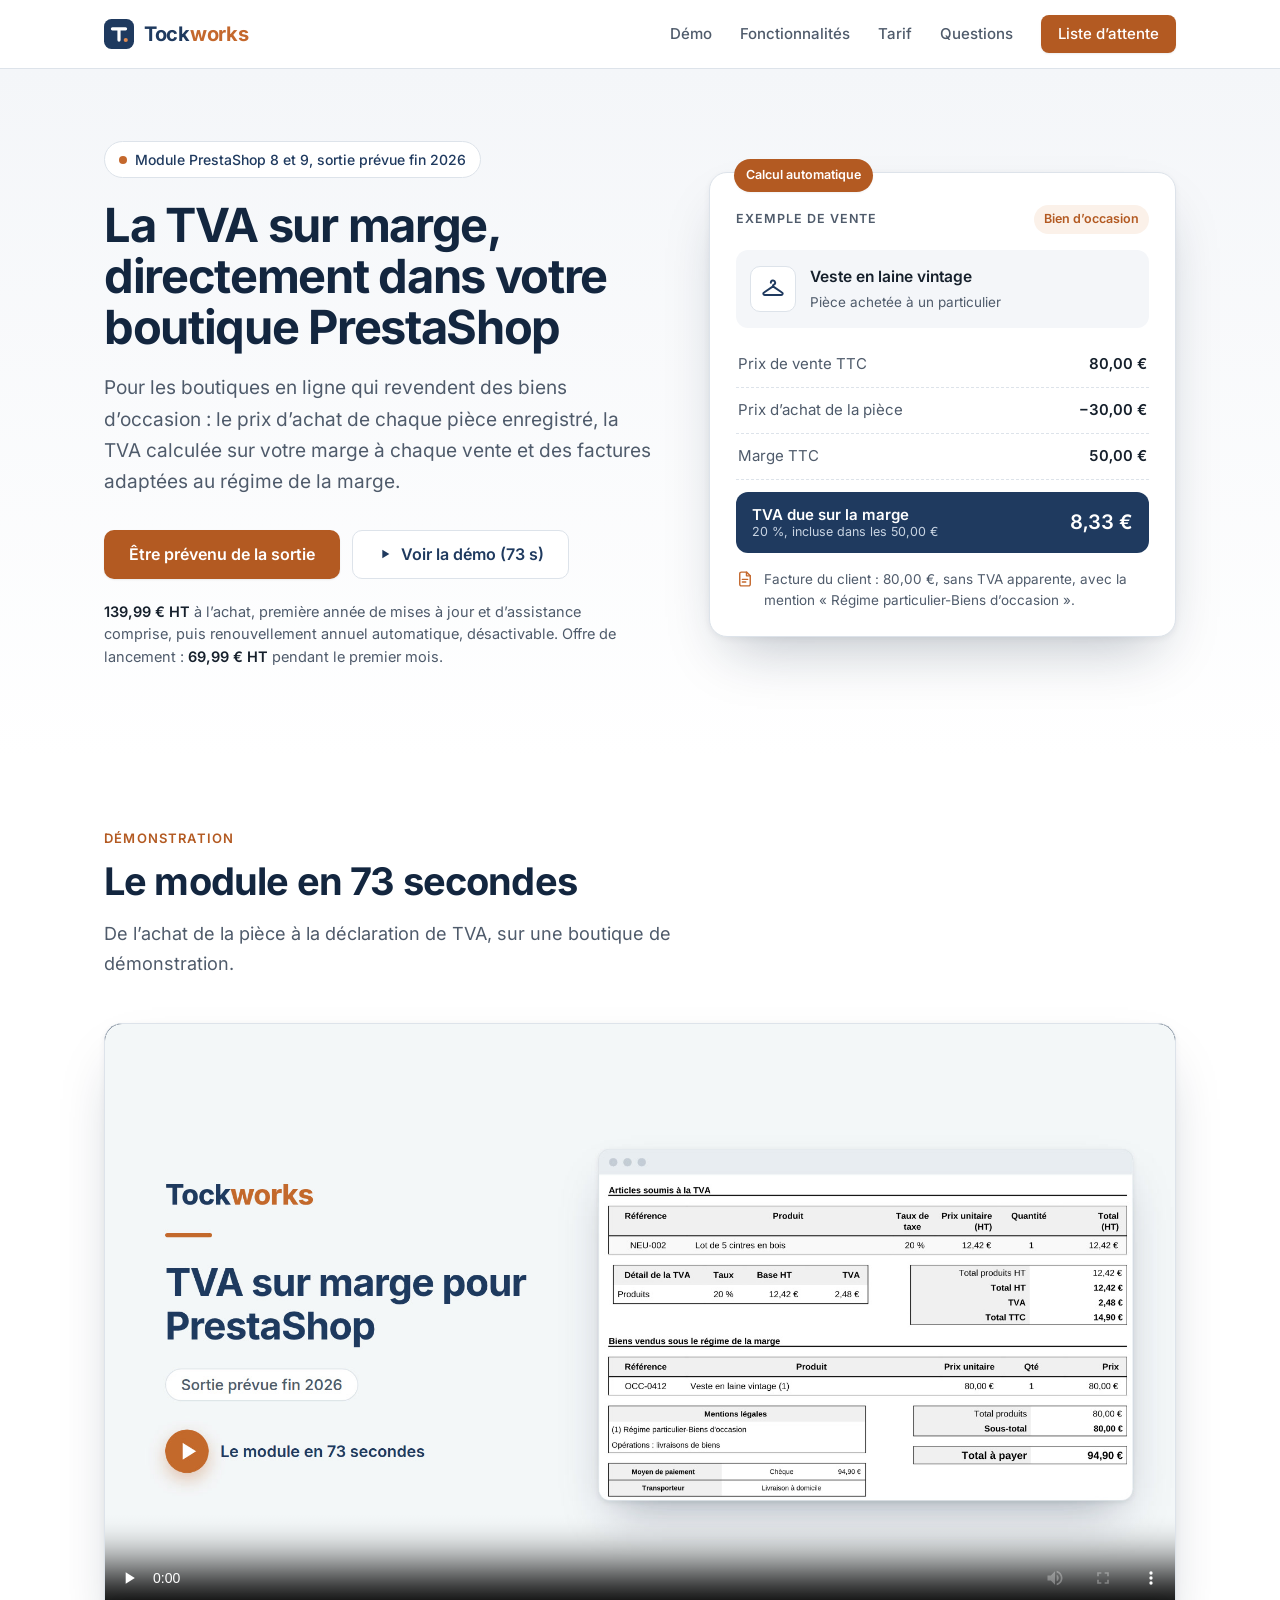
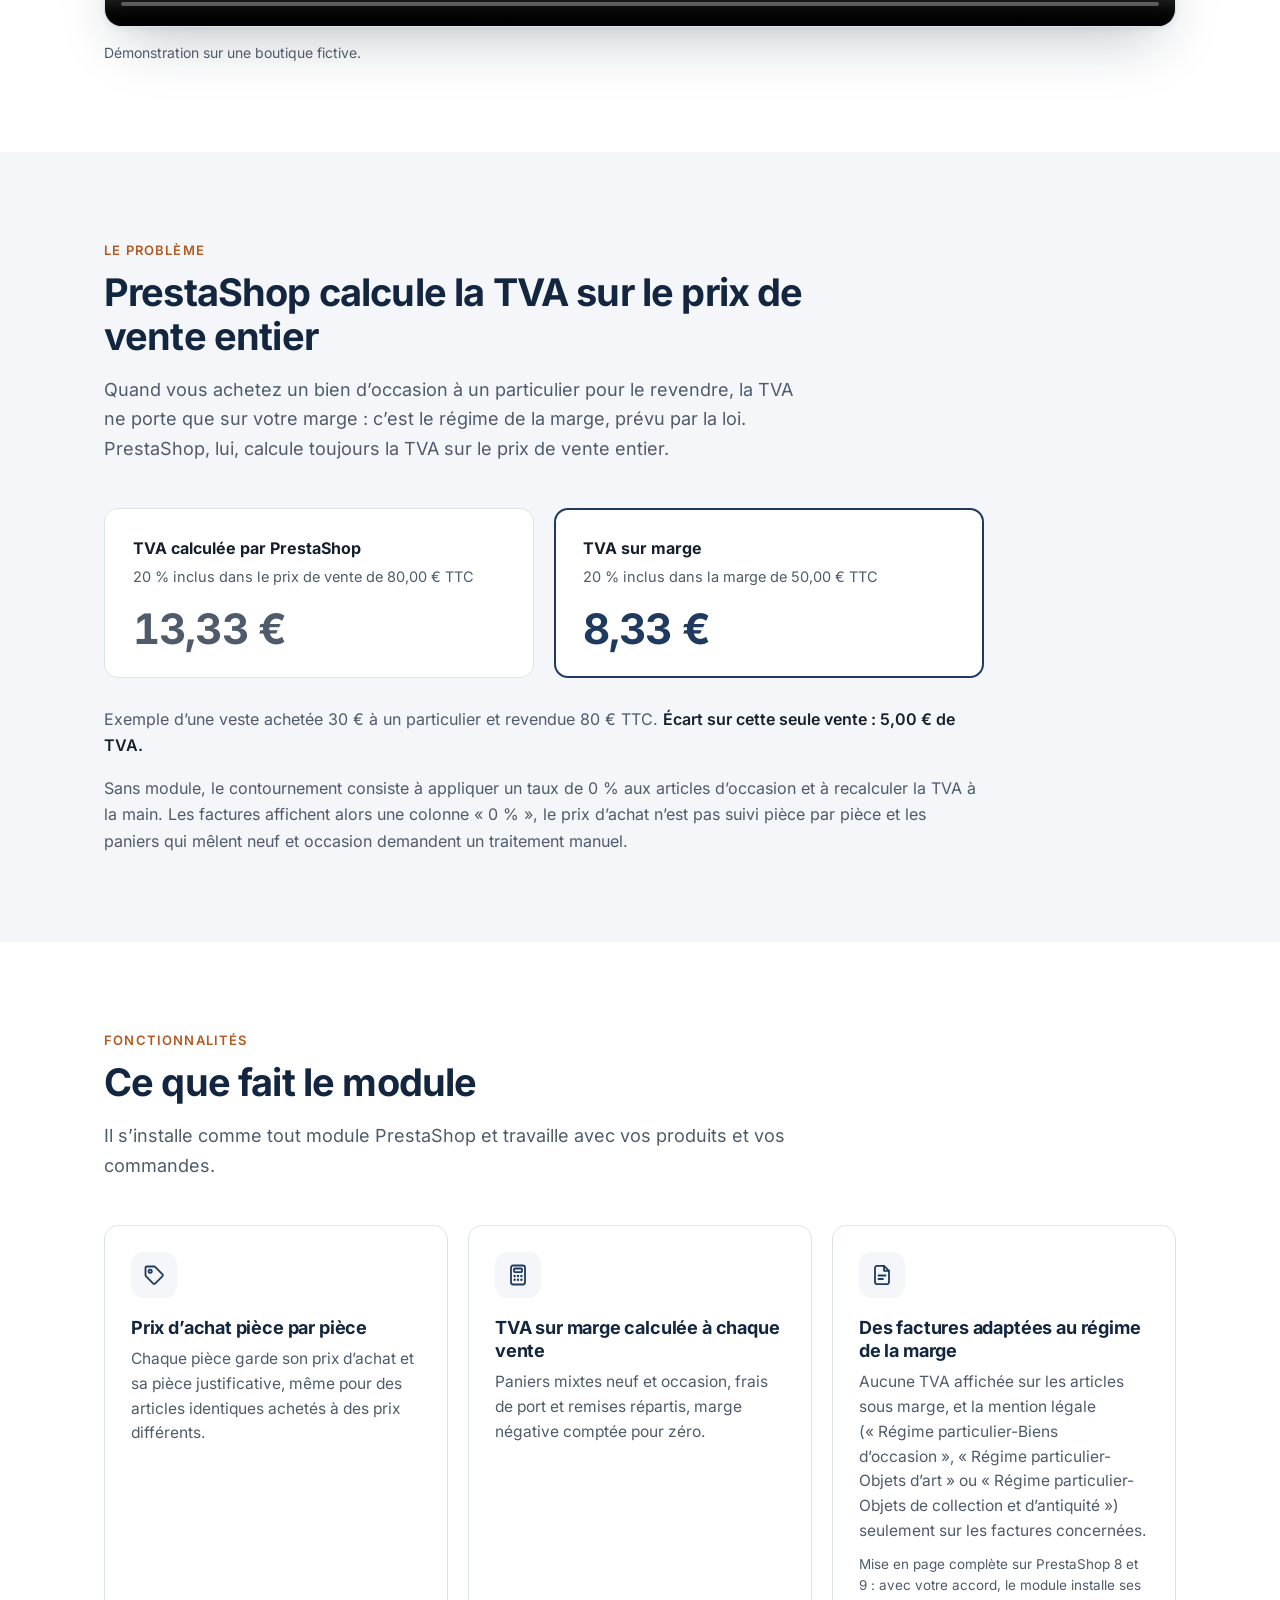
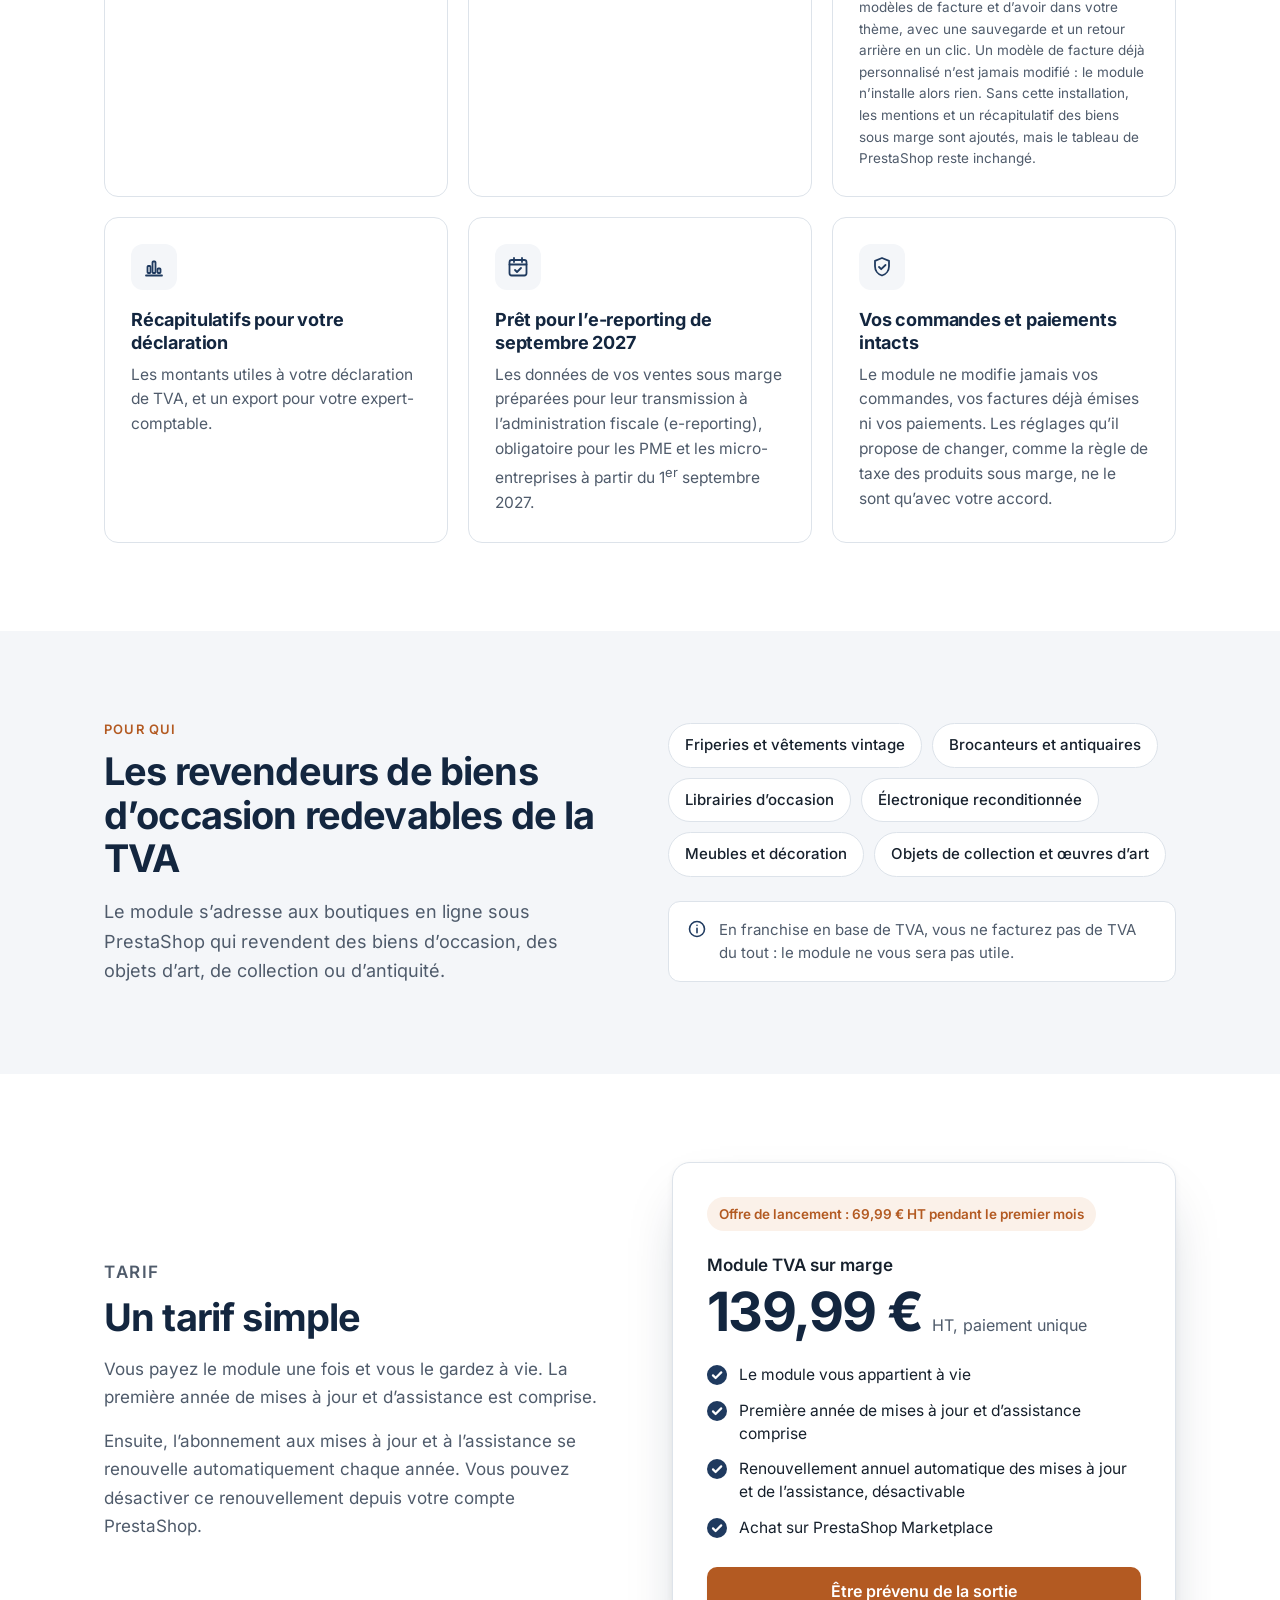
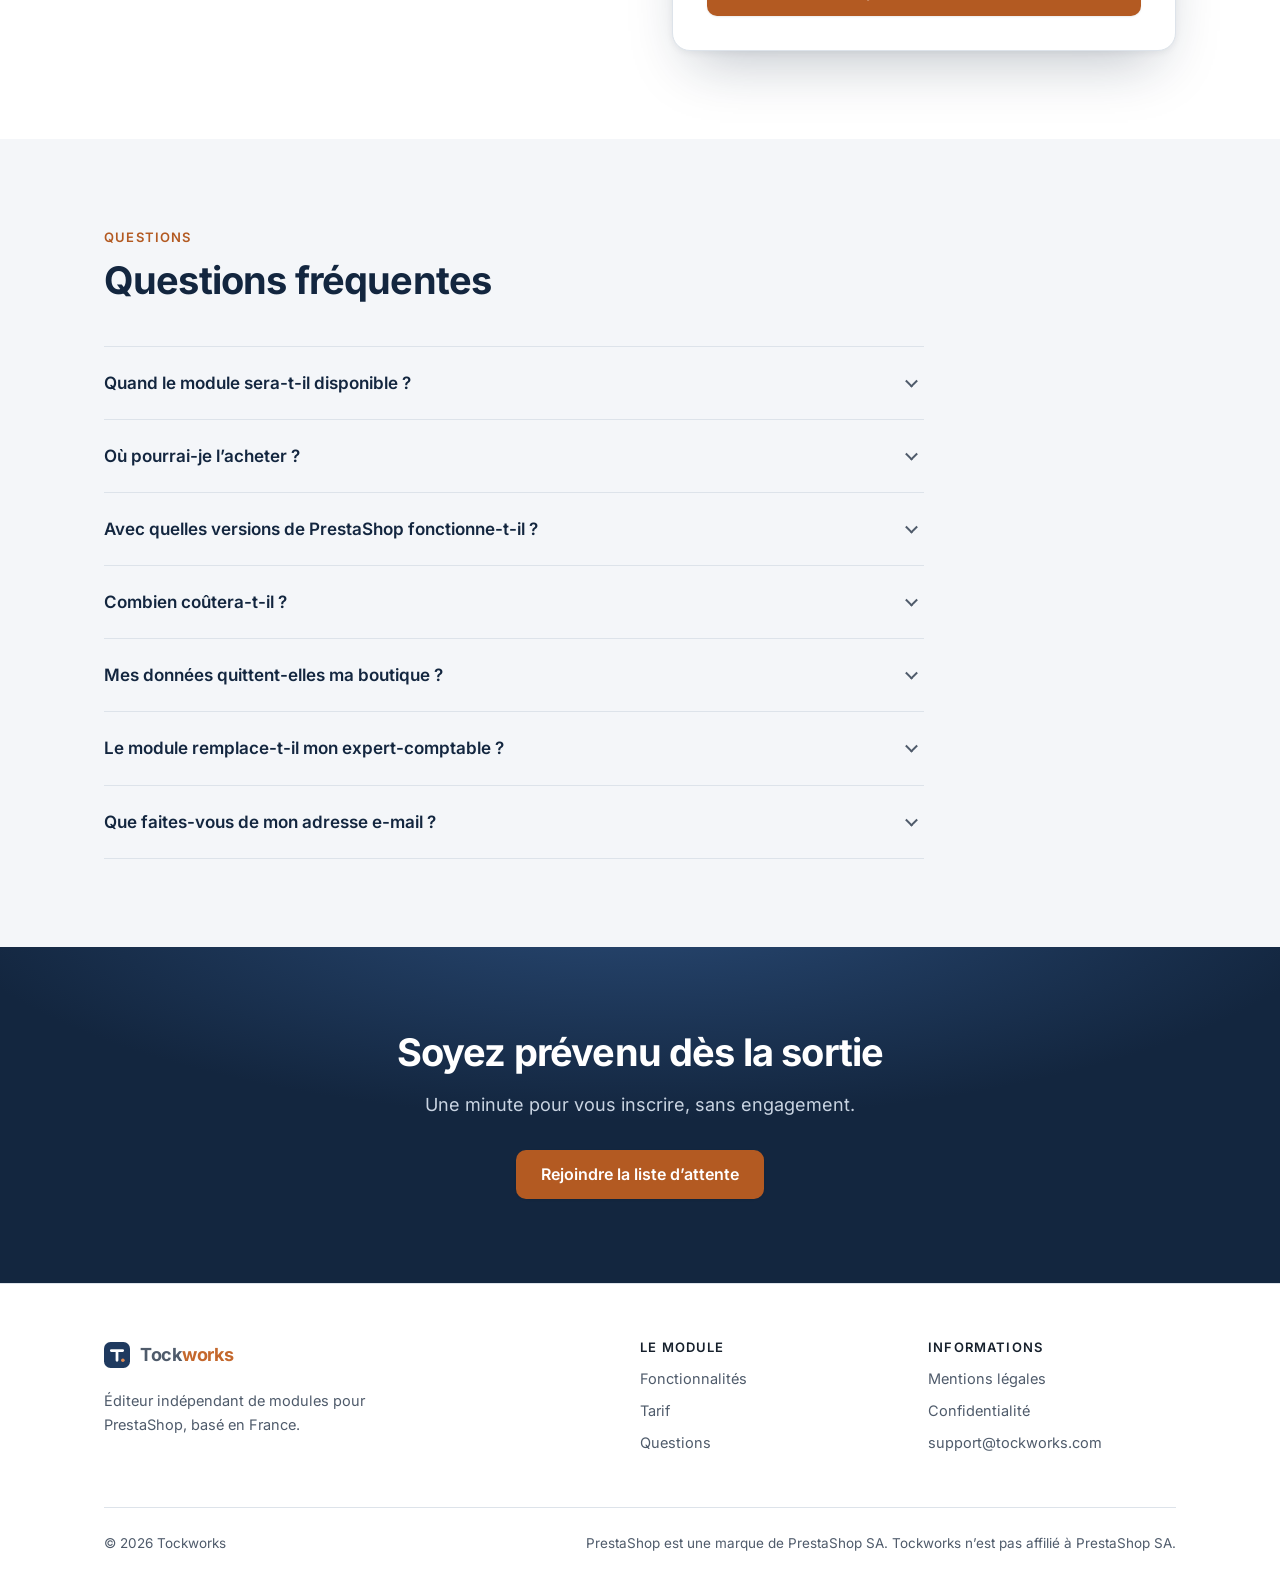
<file: index.html>
<!DOCTYPE html>
<html lang="fr">
<head>
<meta charset="utf-8">
<meta name="viewport" content="width=device-width, initial-scale=1">
<title>TVA sur marge pour PrestaShop | Tockworks</title>
<meta name="description" content="Module PrestaShop pour les revendeurs de biens d’occasion : prix d’achat suivi pièce par pièce, TVA calculée sur la marge à chaque vente et factures adaptées au régime de la marge. Sortie prévue fin 2026.">
<link rel="canonical" href="https://tockworks.com/">
<meta name="theme-color" content="#1f3a5f">
<link rel="icon" href="/favicon.ico" sizes="32x32">
<link rel="icon" href="/favicon.svg" type="image/svg+xml">
<link rel="apple-touch-icon" href="/apple-touch-icon.png">
<meta property="og:type" content="website">
<meta property="og:site_name" content="Tockworks">
<meta property="og:locale" content="fr_FR">
<meta property="og:url" content="https://tockworks.com/">
<meta property="og:title" content="La TVA sur marge, directement dans votre boutique PrestaShop">
<meta property="og:description" content="Module PrestaShop pour les revendeurs de biens d’occasion. Sortie prévue fin 2026.">
<meta property="og:image" content="https://tockworks.com/assets/og-image.png">
<meta property="og:image:width" content="1200">
<meta property="og:image:height" content="630">
<meta property="og:image:alt" content="Tockworks, module TVA sur marge pour PrestaShop">
<meta name="twitter:card" content="summary_large_image">
<link rel="preload" href="/assets/fonts/inter-latin-wght-normal.woff2" as="font" type="font/woff2" crossorigin>
<link rel="stylesheet" href="/assets/site.css">
</head>
<body>
<a class="skip" href="#contenu">Aller au contenu</a>

<header class="site-header">
  <div class="wrap">
    <a class="brand" href="/" aria-label="Tockworks, accueil">
      <svg viewBox="0 0 32 32" aria-hidden="true" focusable="false"><rect width="32" height="32" rx="8" fill="#1f3a5f"/><path d="M9 10.5h14M16 10.5v12" fill="none" stroke="#fff" stroke-width="3.4" stroke-linecap="round"/><circle cx="23.2" cy="22.4" r="2.2" fill="#e08a52"/></svg>
      <span>Tock<span class="w">works</span></span>
    </a>
    <nav class="nav" aria-label="Navigation principale">
      <a href="#demo">Démo</a>
      <a href="#fonctions">Fonctionnalités</a>
      <a href="#tarif">Tarif</a>
      <a href="#questions">Questions</a>
      <a class="btn btn-sm" href="https://docs.google.com/forms/d/e/1FAIpQLSdYsGD5j2iExGxQtLycnqxcgnxGlDIYG2FmVCtNEkZOwZLcVA/viewform">Liste d’attente</a>
    </nav>
  </div>
</header>

<main id="contenu">
  <section class="hero">
    <div class="wrap">
      <div class="hero-text">
        <p class="eyebrow"><span class="dot" aria-hidden="true"></span><span><span class="hide-sm">Module </span>PrestaShop 8 et 9, sortie prévue fin&nbsp;2026</span></p>
        <h1>La TVA sur marge, directement dans votre boutique PrestaShop</h1>
        <p class="lead">Pour les boutiques en ligne qui revendent des biens d’occasion&nbsp;: le prix d’achat de chaque pièce enregistré, la TVA calculée sur votre marge à chaque vente et des factures adaptées au régime de la marge.</p>
        <div class="actions">
          <a class="btn" href="https://docs.google.com/forms/d/e/1FAIpQLSdYsGD5j2iExGxQtLycnqxcgnxGlDIYG2FmVCtNEkZOwZLcVA/viewform">Être prévenu de la sortie</a>
          <a class="btn btn-ghost" href="#demo"><svg width="16" height="16" viewBox="0 0 24 24" fill="currentColor" aria-hidden="true"><path d="M8 5.5v13l10.5-6.5z"/></svg>Voir la démo (73&nbsp;s)</a>
        </div>
        <p class="price-note"><strong>139,99&nbsp;€ HT</strong> à l’achat, première année de mises à jour et d’assistance comprise, puis renouvellement annuel automatique, désactivable. Offre de lancement&nbsp;: <strong>69,99&nbsp;€ HT</strong> pendant le premier mois.</p>
      </div>

      <div class="hero-visual">
        <figure class="calc" aria-label="Exemple de calcul : veste achetée 30 euros et revendue 80 euros TTC, TVA due sur la marge 8,33 euros">
          <span class="calc-tag">Calcul automatique</span>
          <div class="calc-head">
            <span class="calc-label">Exemple de vente</span>
            <span class="pill">Bien d’occasion</span>
          </div>
          <div class="calc-item">
            <span class="thumb" aria-hidden="true"><svg width="26" height="26" viewBox="0 0 24 24" fill="none" stroke="currentColor" stroke-width="1.8" stroke-linecap="round" stroke-linejoin="round"><path d="M10 6.2a2 2 0 1 1 2.6 1.9c-.4.1-.6.5-.6.9v.6"/><path d="M12 9.6 3.7 15.2a1.3 1.3 0 0 0 .7 2.4h15.2a1.3 1.3 0 0 0 .7-2.4z"/></svg></span>
            <span><strong>Veste en laine vintage</strong><small>Pièce achetée à un particulier</small></span>
          </div>
          <dl class="calc-rows">
            <div><dt>Prix de vente TTC</dt><dd>80,00&nbsp;€</dd></div>
            <div><dt>Prix d’achat de la pièce</dt><dd>−30,00&nbsp;€</dd></div>
            <div><dt>Marge TTC</dt><dd>50,00&nbsp;€</dd></div>
            <div class="total"><dt>TVA due sur la marge<small>20&nbsp;%, incluse dans les 50,00&nbsp;€</small></dt><dd>8,33&nbsp;€</dd></div>
          </dl>
          <p class="calc-foot"><svg width="18" height="18" viewBox="0 0 24 24" fill="none" stroke="currentColor" stroke-width="1.9" stroke-linecap="round" stroke-linejoin="round" aria-hidden="true"><path d="M14 2.8H7.2A2.2 2.2 0 0 0 5 5v14a2.2 2.2 0 0 0 2.2 2.2h9.6A2.2 2.2 0 0 0 19 19V7.8z"/><path d="M14 2.8v5h5"/><path d="M8.5 12.5h7M8.5 16h4.5"/></svg><span>Facture du client&nbsp;: 80,00&nbsp;€, sans TVA apparente, avec la mention «&nbsp;Régime particulier-Biens d’occasion&nbsp;».</span></p>
        </figure>
      </div>
    </div>
  </section>

  <section class="section video-section" id="demo">
    <div class="wrap">
      <div class="section-head">
        <p class="kicker">Démonstration</p>
        <h2>Le module en 73 secondes</h2>
        <p>De l’achat de la pièce à la déclaration de TVA, sur une boutique de démonstration.</p>
      </div>
      <div class="video-frame">
        <video controls preload="none" playsinline width="1920" height="1080" poster="/assets/video/demo-tva-sur-marge-affiche.jpg">
          <source src="/assets/video/demo-tva-sur-marge.mp4?v=4" type="video/mp4">
          <track kind="subtitles" srclang="fr" label="Français" src="/assets/video/demo-tva-sur-marge.fr.vtt?v=4">
        </video>
      </div>
      <p class="video-note">Démonstration sur une boutique fictive.</p>
    </div>
  </section>

  <section class="section section-soft" id="probleme">
    <div class="wrap">
      <div class="section-head">
        <p class="kicker">Le problème</p>
        <h2>PrestaShop calcule la TVA sur le prix de vente entier</h2>
        <p>Quand vous achetez un bien d’occasion à un particulier pour le revendre, la TVA ne porte que sur votre marge&nbsp;: c’est le régime de la marge, prévu par la loi. PrestaShop, lui, calcule toujours la TVA sur le prix de vente entier.</p>
      </div>
      <div class="compare">
        <div class="compare-card">
          <h3>TVA calculée par PrestaShop</h3>
          <p class="how">20&nbsp;% inclus dans le prix de vente de 80,00&nbsp;€ TTC</p>
          <p class="amount">13,33&nbsp;€</p>
        </div>
        <div class="compare-card is-good">
          <h3>TVA sur marge</h3>
          <p class="how">20&nbsp;% inclus dans la marge de 50,00&nbsp;€ TTC</p>
          <p class="amount">8,33&nbsp;€</p>
        </div>
      </div>
      <div class="compare-notes">
        <p>Exemple d’une veste achetée 30&nbsp;€ à un particulier et revendue 80&nbsp;€ TTC. <strong>Écart sur cette seule vente&nbsp;: 5,00&nbsp;€ de TVA.</strong></p>
        <p>Sans module, le contournement consiste à appliquer un taux de 0&nbsp;% aux articles d’occasion et à recalculer la TVA à la main. Les factures affichent alors une colonne «&nbsp;0&nbsp;%&nbsp;», le prix d’achat n’est pas suivi pièce par pièce et les paniers qui mêlent neuf et occasion demandent un traitement manuel.</p>
      </div>
    </div>
  </section>

  <section class="section" id="fonctions">
    <div class="wrap">
      <div class="section-head">
        <p class="kicker">Fonctionnalités</p>
        <h2>Ce que fait le module</h2>
        <p>Il s’installe comme tout module PrestaShop et travaille avec vos produits et vos commandes.</p>
      </div>
      <div class="features">
        <article class="feature">
          <span class="ico" aria-hidden="true"><svg width="24" height="24" viewBox="0 0 24 24" fill="none" stroke="currentColor" stroke-width="1.8" stroke-linecap="round" stroke-linejoin="round"><path d="M3.5 12.2V4.8c0-.7.6-1.3 1.3-1.3h7.4c.35 0 .68.14.92.38l7.4 7.4a1.3 1.3 0 0 1 0 1.84l-7.4 7.4a1.3 1.3 0 0 1-1.84 0l-7.4-7.4a1.3 1.3 0 0 1-.38-.92z"/><circle cx="8.2" cy="8.2" r="1.6"/></svg></span>
          <h3>Prix d’achat pièce par pièce</h3>
          <p>Chaque pièce garde son prix d’achat et sa pièce justificative, même pour des articles identiques achetés à des prix différents.</p>
        </article>
        <article class="feature">
          <span class="ico" aria-hidden="true"><svg width="24" height="24" viewBox="0 0 24 24" fill="none" stroke="currentColor" stroke-width="1.8" stroke-linecap="round" stroke-linejoin="round"><rect x="5" y="2.5" width="14" height="19" rx="2.2"/><rect x="8" y="5.5" width="8" height="3.6" rx=".8"/><path d="M8.6 13h.01M12 13h.01M15.4 13h.01M8.6 16.8h.01M12 16.8h.01M15.4 16.8h.01" stroke-width="2.4"/></svg></span>
          <h3>TVA sur marge calculée à chaque vente</h3>
          <p>Paniers mixtes neuf et occasion, frais de port et remises répartis, marge négative comptée pour zéro.</p>
        </article>
        <article class="feature">
          <span class="ico" aria-hidden="true"><svg width="24" height="24" viewBox="0 0 24 24" fill="none" stroke="currentColor" stroke-width="1.8" stroke-linecap="round" stroke-linejoin="round"><path d="M14 2.8H7.2A2.2 2.2 0 0 0 5 5v14a2.2 2.2 0 0 0 2.2 2.2h9.6A2.2 2.2 0 0 0 19 19V7.8z"/><path d="M14 2.8v5h5"/><path d="M8.5 12.5h7M8.5 16h4.5"/></svg></span>
          <h3>Des factures adaptées au régime de la marge</h3>
          <p>Aucune TVA affichée sur les articles sous marge, et la mention légale («&nbsp;Régime particulier-Biens d’occasion&nbsp;», «&nbsp;Régime particulier-Objets d’art&nbsp;» ou «&nbsp;Régime particulier-Objets de collection et d’antiquité&nbsp;») seulement sur les factures concernées.</p>
          <p class="small">Mise en page complète sur PrestaShop 8 et 9&nbsp;: avec votre accord, le module installe ses modèles de facture et d’avoir dans votre thème, avec une sauvegarde et un retour arrière en un clic. Un modèle de facture déjà personnalisé n’est jamais modifié&nbsp;: le module n’installe alors rien. Sans cette installation, les mentions et un récapitulatif des biens sous marge sont ajoutés, mais le tableau de PrestaShop reste inchangé.</p>
        </article>
        <article class="feature">
          <span class="ico" aria-hidden="true"><svg width="24" height="24" viewBox="0 0 24 24" fill="none" stroke="currentColor" stroke-width="1.8" stroke-linecap="round" stroke-linejoin="round"><path d="M4 20.5h16"/><rect x="5.5" y="11" width="3" height="7" rx=".8"/><rect x="10.5" y="6.5" width="3" height="11.5" rx=".8"/><rect x="15.5" y="13.5" width="3" height="4.5" rx=".8"/></svg></span>
          <h3>Récapitulatifs pour votre déclaration</h3>
          <p>Les montants utiles à votre déclaration de TVA, et un export pour votre expert-comptable.</p>
        </article>
        <article class="feature">
          <span class="ico" aria-hidden="true"><svg width="24" height="24" viewBox="0 0 24 24" fill="none" stroke="currentColor" stroke-width="1.8" stroke-linecap="round" stroke-linejoin="round"><rect x="3.5" y="5" width="17" height="15.5" rx="2.2"/><path d="M3.5 9.5h17M8 3v4M16 3v4"/><path d="m9 15 2 2 4-4"/></svg></span>
          <h3>Prêt pour l’e-reporting de septembre 2027</h3>
          <p>Les données de vos ventes sous marge préparées pour leur transmission à l’administration fiscale (e-reporting), obligatoire pour les PME et les micro-entreprises à partir du 1<sup>er</sup>&nbsp;septembre 2027.</p>
        </article>
        <article class="feature">
          <span class="ico" aria-hidden="true"><svg width="24" height="24" viewBox="0 0 24 24" fill="none" stroke="currentColor" stroke-width="1.8" stroke-linecap="round" stroke-linejoin="round"><path d="M12 3 5 5.8v5.4c0 4.3 2.9 8.1 7 9.3 4.1-1.2 7-5 7-9.3V5.8z"/><path d="m9 12 2.2 2.2L15.5 10"/></svg></span>
          <h3>Vos commandes et paiements intacts</h3>
          <p>Le module ne modifie jamais vos commandes, vos factures déjà émises ni vos paiements. Les réglages qu’il propose de changer, comme la règle de taxe des produits sous marge, ne le sont qu’avec votre accord.</p>
        </article>
      </div>
    </div>
  </section>

  <section class="section section-soft" id="pour-qui">
    <div class="wrap audience">
      <div>
        <p class="kicker">Pour qui</p>
        <h2>Les revendeurs de biens d’occasion redevables de la TVA</h2>
        <p class="intro">Le module s’adresse aux boutiques en ligne sous PrestaShop qui revendent des biens d’occasion, des objets d’art, de collection ou d’antiquité.</p>
      </div>
      <div>
        <ul class="chips">
          <li>Friperies et vêtements vintage</li>
          <li>Brocanteurs et antiquaires</li>
          <li>Librairies d’occasion</li>
          <li>Électronique reconditionnée</li>
          <li>Meubles et décoration</li>
          <li>Objets de collection et œuvres d’art</li>
        </ul>
        <p class="callout"><svg width="20" height="20" viewBox="0 0 24 24" fill="none" stroke="currentColor" stroke-width="1.9" stroke-linecap="round" stroke-linejoin="round" aria-hidden="true"><circle cx="12" cy="12" r="9"/><path d="M12 11v5.5M12 7.6h.01"/></svg><span>En franchise en base de TVA, vous ne facturez pas de TVA du tout&nbsp;: le module ne vous sera pas utile.</span></p>
      </div>
    </div>
  </section>

  <section class="section" id="tarif">
    <div class="wrap pricing">
      <div class="text">
        <p class="kicker">Tarif</p>
        <h2>Un tarif simple</h2>
        <p>Vous payez le module une fois et vous le gardez à vie. La première année de mises à jour et d’assistance est comprise.</p>
        <p>Ensuite, l’abonnement aux mises à jour et à l’assistance se renouvelle automatiquement chaque année. Vous pouvez désactiver ce renouvellement depuis votre compte PrestaShop.</p>
      </div>
      <div class="price-card">
        <p class="offer">Offre de lancement&nbsp;: 69,99&nbsp;€ HT pendant le premier mois</p>
        <p class="plan">Module TVA sur marge</p>
        <p class="price"><span class="amount">139,99&nbsp;€</span><span class="unit">HT, paiement unique</span></p>
        <ul class="checks">
          <li>Le module vous appartient à vie</li>
          <li>Première année de mises à jour et d’assistance comprise</li>
          <li>Renouvellement annuel automatique des mises à jour et de l’assistance, désactivable</li>
          <li>Achat sur PrestaShop Marketplace</li>
        </ul>
        <a class="btn" href="https://docs.google.com/forms/d/e/1FAIpQLSdYsGD5j2iExGxQtLycnqxcgnxGlDIYG2FmVCtNEkZOwZLcVA/viewform">Être prévenu de la sortie</a>
      </div>
    </div>
  </section>

  <section class="section section-soft" id="questions">
    <div class="wrap">
      <div class="section-head">
        <p class="kicker">Questions</p>
        <h2>Questions fréquentes</h2>
      </div>
      <div class="faq">
        <details>
          <summary>Quand le module sera-t-il disponible&nbsp;?</summary>
          <p>Fin 2026. Les inscrits à la liste d’attente seront prévenus en premier.</p>
        </details>
        <details>
          <summary>Où pourrai-je l’acheter&nbsp;?</summary>
          <p>Sur la PrestaShop Marketplace (addons.prestashop.com), la plateforme officielle des modules PrestaShop, où chaque module passe une validation technique avant sa mise en ligne.</p>
        </details>
        <details>
          <summary>Avec quelles versions de PrestaShop fonctionne-t-il&nbsp;?</summary>
          <p>PrestaShop 8 et 9. La mise en page complète des factures s’active avec votre accord, en installant les modèles de facture et d’avoir du module dans votre thème, si celui-ci n’a pas déjà ses propres modèles de facture. Les versions 1.7 et antérieures ne sont pas prises en charge.</p>
        </details>
        <details>
          <summary>Combien coûtera-t-il&nbsp;?</summary>
          <p>139,99&nbsp;€ HT, avec la première année de mises à jour et d’assistance. Pendant le premier mois après la sortie, il sera proposé à 69,99&nbsp;€ HT. C’est un paiement unique&nbsp;: le module vous appartient à vie. Ensuite, l’abonnement aux mises à jour et à l’assistance se renouvelle automatiquement chaque année, et vous pouvez désactiver ce renouvellement depuis votre compte PrestaShop.</p>
        </details>
        <details>
          <summary>Mes données quittent-elles ma boutique&nbsp;?</summary>
          <p>Non. Le module enregistre ses données dans la base de données de votre boutique et ne les envoie à aucun service extérieur.</p>
        </details>
        <details>
          <summary>Le module remplace-t-il mon expert-comptable&nbsp;?</summary>
          <p>Non. Il applique les règles publiées par l’administration fiscale et prépare vos chiffres. Pour le conseil fiscal et les cas particuliers, votre expert-comptable reste votre interlocuteur.</p>
        </details>
        <details>
          <summary>Que faites-vous de mon adresse e-mail&nbsp;?</summary>
          <p>Elle sert uniquement à vous prévenir du lancement. Les détails figurent dans la <a href="/confidentialite/">politique de confidentialité</a>.</p>
        </details>
      </div>
    </div>
  </section>

  <section class="cta-band">
    <div class="wrap">
      <h2>Soyez prévenu dès la sortie</h2>
      <p>Une minute pour vous inscrire, sans engagement.</p>
      <a class="btn" href="https://docs.google.com/forms/d/e/1FAIpQLSdYsGD5j2iExGxQtLycnqxcgnxGlDIYG2FmVCtNEkZOwZLcVA/viewform">Rejoindre la liste d’attente</a>
    </div>
  </section>
</main>

<footer class="site-footer">
  <div class="wrap">
    <div class="footer-grid">
      <div>
        <a class="brand" href="/" aria-label="Tockworks, accueil">
          <svg viewBox="0 0 32 32" aria-hidden="true" focusable="false"><rect width="32" height="32" rx="8" fill="#1f3a5f"/><path d="M9 10.5h14M16 10.5v12" fill="none" stroke="#fff" stroke-width="3.4" stroke-linecap="round"/><circle cx="23.2" cy="22.4" r="2.2" fill="#e08a52"/></svg>
          <span>Tock<span class="w">works</span></span>
        </a>
        <p class="about">Éditeur indépendant de modules pour PrestaShop, basé en France.</p>
      </div>
      <div>
        <h2>Le module</h2>
        <ul>
          <li><a href="#fonctions">Fonctionnalités</a></li>
          <li><a href="#tarif">Tarif</a></li>
          <li><a href="#questions">Questions</a></li>
        </ul>
      </div>
      <div>
        <h2>Informations</h2>
        <ul>
          <li><a href="/mentions-legales/">Mentions légales</a></li>
          <li><a href="/confidentialite/">Confidentialité</a></li>
          <li><a href="mailto:support@tockworks.com">support@tockworks.com</a></li>
        </ul>
      </div>
    </div>
    <div class="footer-bottom">
      <p>© 2026 Tockworks</p>
      <p>PrestaShop est une marque de PrestaShop SA. Tockworks n’est pas affilié à PrestaShop SA.</p>
    </div>
  </div>
</footer>

</body>
</html>
</file>
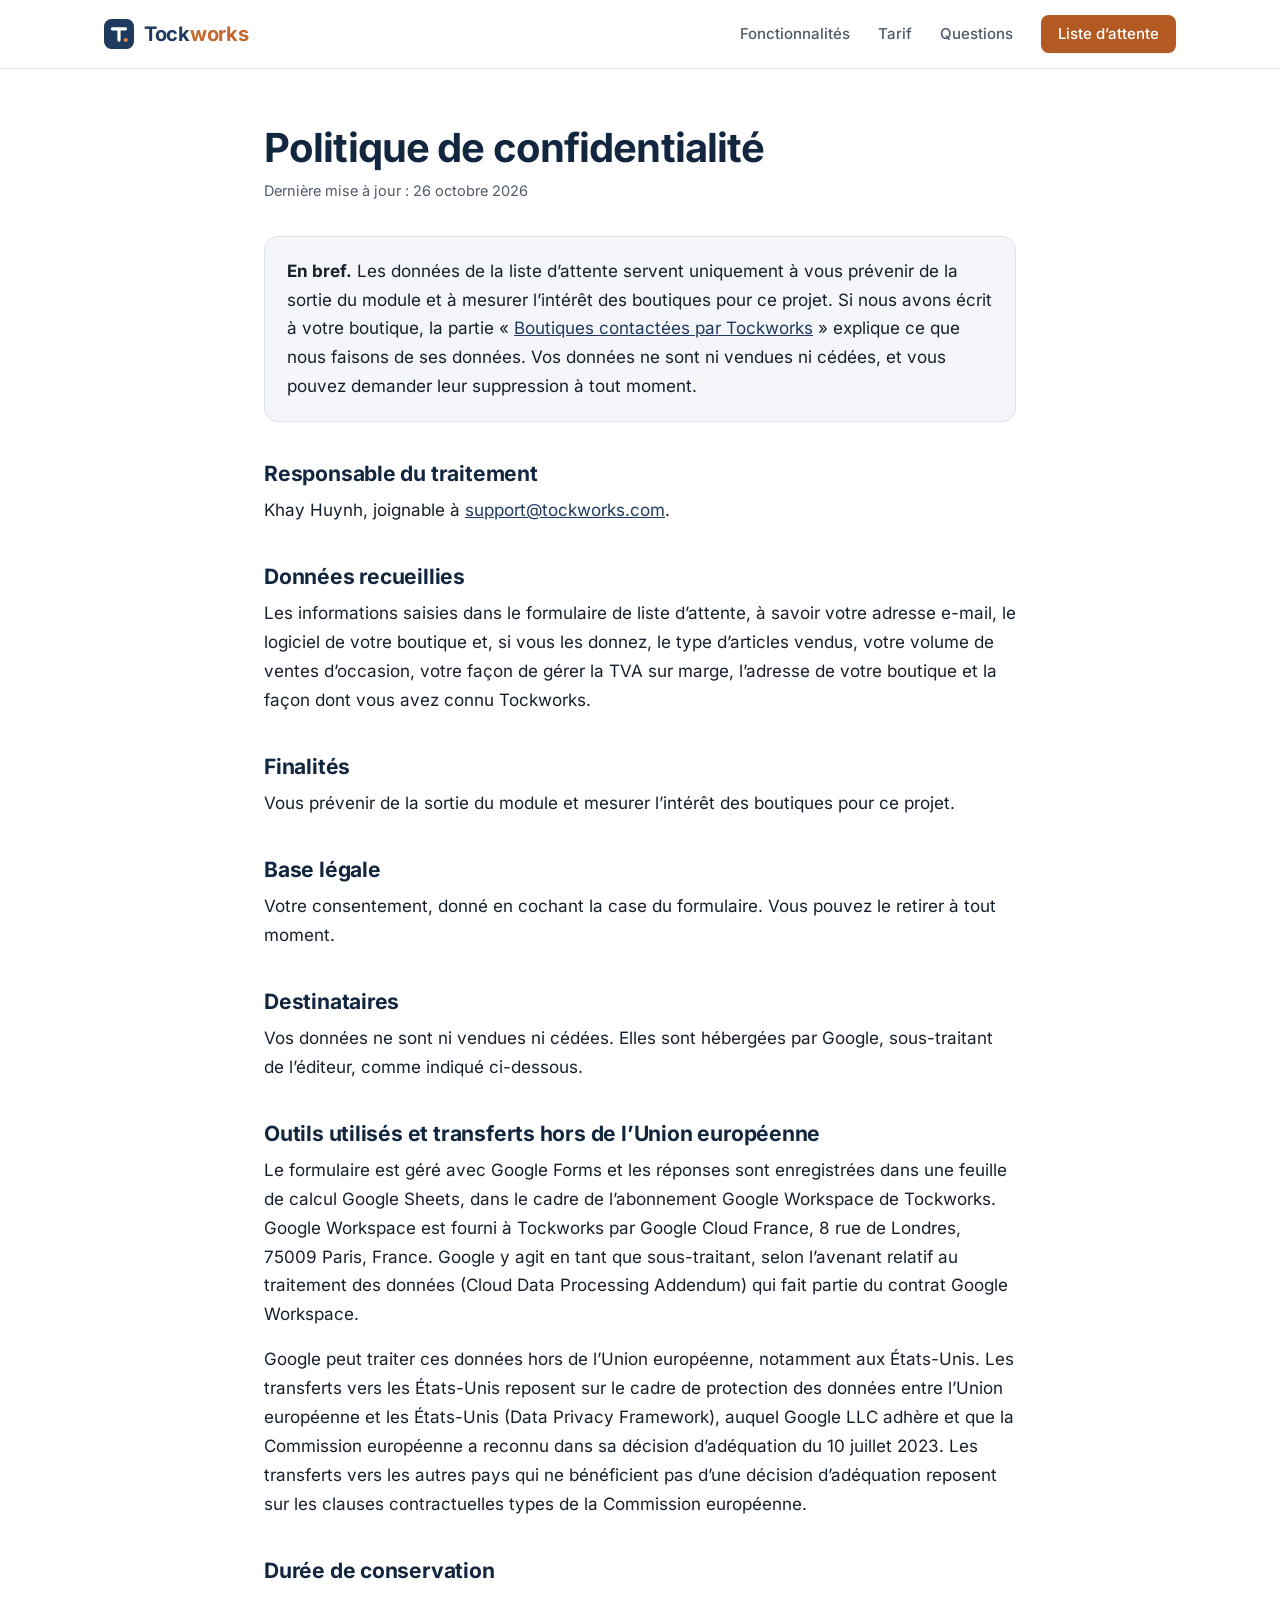
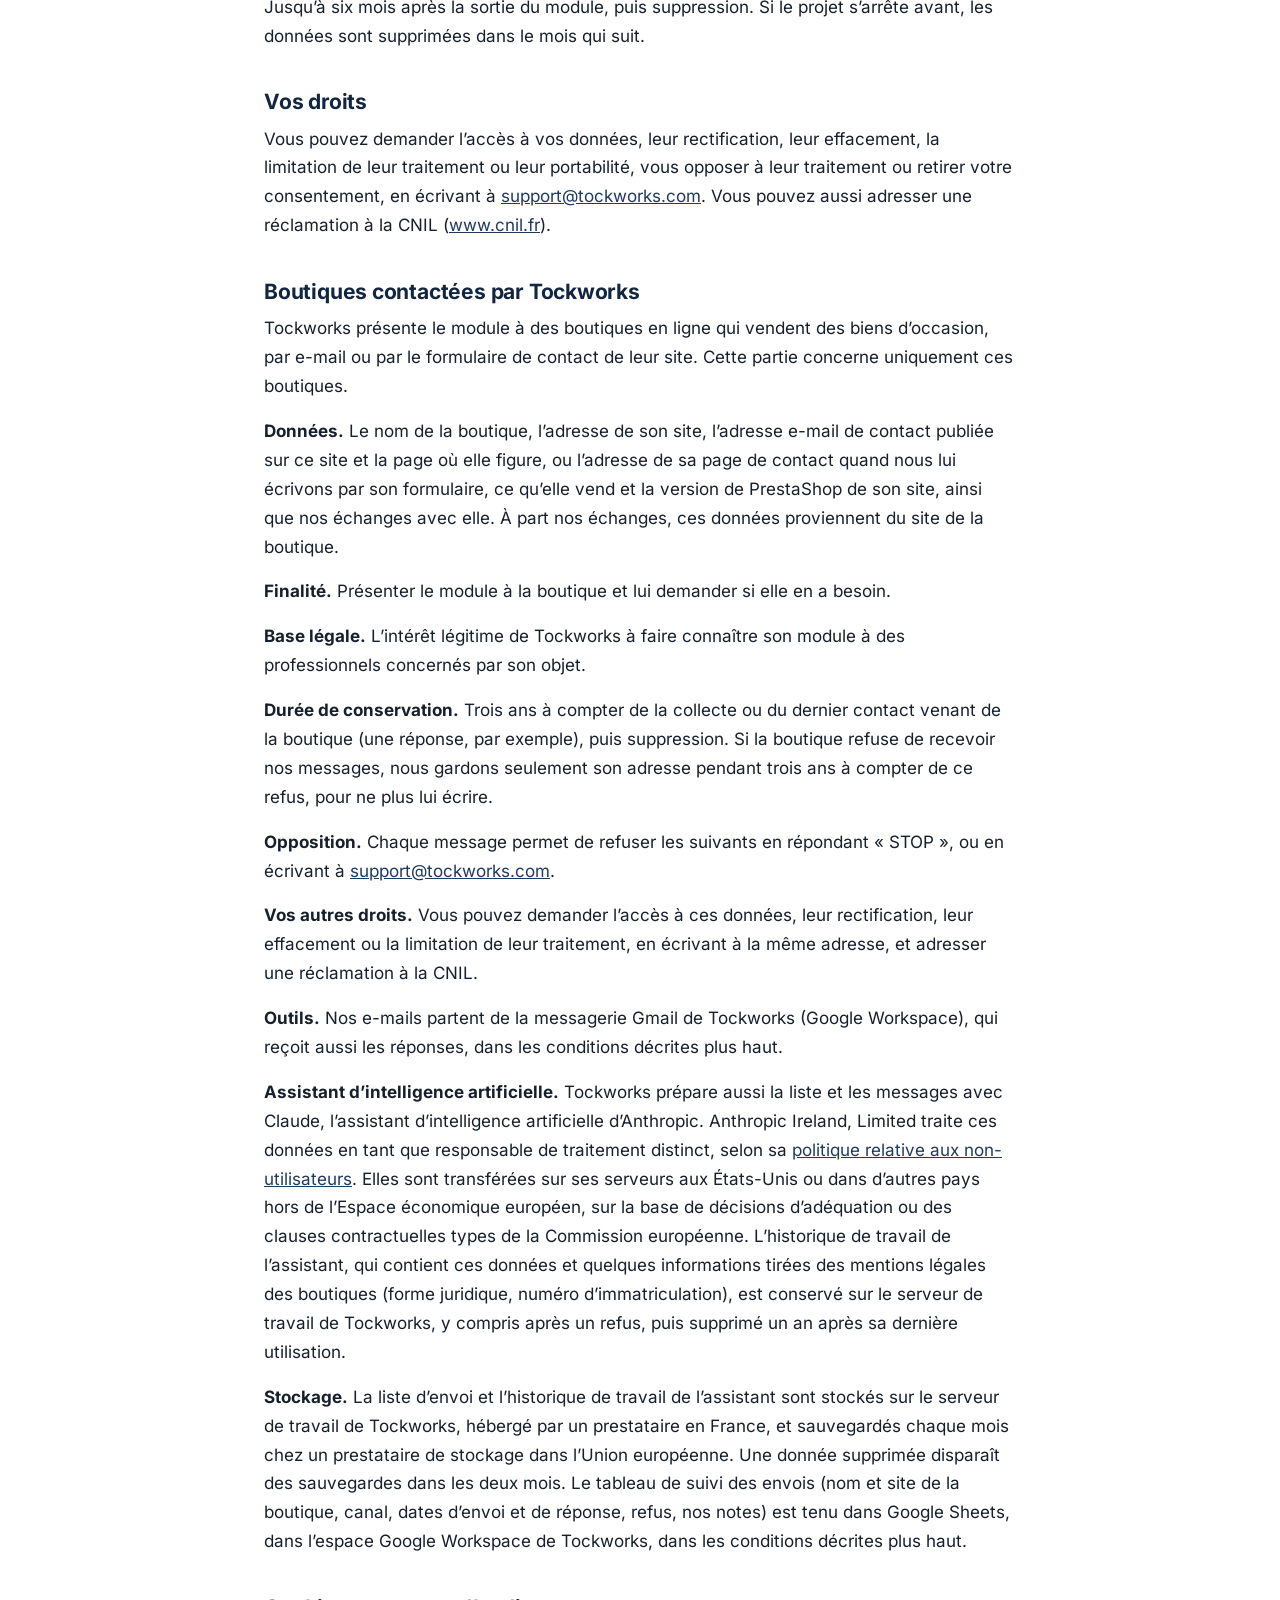
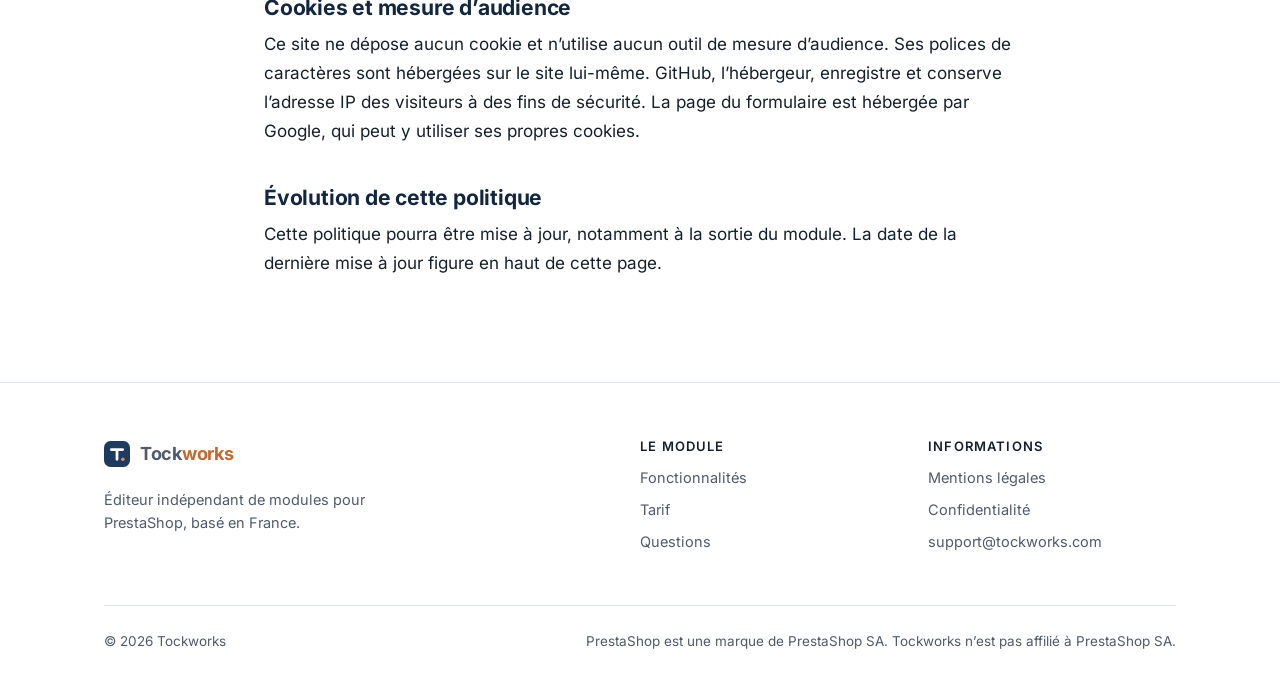
<file: confidentialite/index.html>
<!DOCTYPE html>
<html lang="fr">
<head>
<meta charset="utf-8">
<meta name="viewport" content="width=device-width, initial-scale=1">
<title>Politique de confidentialité | Tockworks</title>
<meta name="robots" content="noindex">
<meta name="theme-color" content="#1f3a5f">
<link rel="icon" href="/favicon.ico" sizes="32x32">
<link rel="icon" href="/favicon.svg" type="image/svg+xml">
<link rel="apple-touch-icon" href="/apple-touch-icon.png">
<link rel="preload" href="/assets/fonts/inter-latin-wght-normal.woff2" as="font" type="font/woff2" crossorigin>
<link rel="stylesheet" href="/assets/site.css">
</head>
<body>
<a class="skip" href="#contenu">Aller au contenu</a>

<header class="site-header">
  <div class="wrap">
    <a class="brand" href="/" aria-label="Tockworks, accueil">
      <svg viewBox="0 0 32 32" aria-hidden="true" focusable="false"><rect width="32" height="32" rx="8" fill="#1f3a5f"/><path d="M9 10.5h14M16 10.5v12" fill="none" stroke="#fff" stroke-width="3.4" stroke-linecap="round"/><circle cx="23.2" cy="22.4" r="2.2" fill="#e08a52"/></svg>
      <span>Tock<span class="w">works</span></span>
    </a>
    <nav class="nav" aria-label="Navigation principale">
      <a href="/#fonctions">Fonctionnalités</a>
      <a href="/#tarif">Tarif</a>
      <a href="/#questions">Questions</a>
      <a class="btn btn-sm" href="https://docs.google.com/forms/d/e/1FAIpQLSdYsGD5j2iExGxQtLycnqxcgnxGlDIYG2FmVCtNEkZOwZLcVA/viewform">Liste d’attente</a>
    </nav>
  </div>
</header>

<main id="contenu" class="doc">
  <div class="wrap">
    <h1>Politique de confidentialité</h1>
    <p class="updated">Dernière mise à jour&nbsp;: 26 octobre 2026</p>

    <div class="summary-box">
      <p><strong>En bref.</strong> Les données de la liste d’attente servent uniquement à vous prévenir de la sortie du module et à mesurer l’intérêt des boutiques pour ce projet. Si nous avons écrit à votre boutique, la partie «&nbsp;<a href="#boutiques-contactees">Boutiques contactées par Tockworks</a>&nbsp;» explique ce que nous faisons de ses données. Vos données ne sont ni vendues ni cédées, et vous pouvez demander leur suppression à tout moment.</p>
    </div>

    <h2>Responsable du traitement</h2>
    <p>Khay Huynh, joignable à <a href="mailto:support@tockworks.com">support@tockworks.com</a>.</p>

    <h2>Données recueillies</h2>
    <p>Les informations saisies dans le formulaire de liste d’attente, à savoir votre adresse e-mail, le logiciel de votre boutique et, si vous les donnez, le type d’articles vendus, votre volume de ventes d’occasion, votre façon de gérer la TVA sur marge, l’adresse de votre boutique et la façon dont vous avez connu Tockworks.</p>

    <h2>Finalités</h2>
    <p>Vous prévenir de la sortie du module et mesurer l’intérêt des boutiques pour ce projet.</p>

    <h2>Base légale</h2>
    <p>Votre consentement, donné en cochant la case du formulaire. Vous pouvez le retirer à tout moment.</p>

    <h2>Destinataires</h2>
    <p>Vos données ne sont ni vendues ni cédées. Elles sont hébergées par Google, sous-traitant de l’éditeur, comme indiqué ci-dessous.</p>

    <h2>Outils utilisés et transferts hors de l’Union européenne</h2>
    <p>Le formulaire est géré avec Google Forms et les réponses sont enregistrées dans une feuille de calcul Google Sheets, dans le cadre de l’abonnement Google Workspace de Tockworks. Google Workspace est fourni à Tockworks par Google Cloud France, 8 rue de Londres, 75009 Paris, France. Google y agit en tant que sous-traitant, selon l’avenant relatif au traitement des données (Cloud Data Processing Addendum) qui fait partie du contrat Google Workspace.</p>
    <p>Google peut traiter ces données hors de l’Union européenne, notamment aux États-Unis. Les transferts vers les États-Unis reposent sur le cadre de protection des données entre l’Union européenne et les États-Unis (Data Privacy Framework), auquel Google LLC adhère et que la Commission européenne a reconnu dans sa décision d’adéquation du 10 juillet 2023. Les transferts vers les autres pays qui ne bénéficient pas d’une décision d’adéquation reposent sur les clauses contractuelles types de la Commission européenne.</p>

    <h2>Durée de conservation</h2>
    <p>Jusqu’à six mois après la sortie du module, puis suppression. Si le projet s’arrête avant, les données sont supprimées dans le mois qui suit.</p>

    <h2>Vos droits</h2>
    <p>Vous pouvez demander l’accès à vos données, leur rectification, leur effacement, la limitation de leur traitement ou leur portabilité, vous opposer à leur traitement ou retirer votre consentement, en écrivant à <a href="mailto:support@tockworks.com">support@tockworks.com</a>. Vous pouvez aussi adresser une réclamation à la CNIL (<a href="https://www.cnil.fr">www.cnil.fr</a>).</p>

    <h2 id="boutiques-contactees">Boutiques contactées par Tockworks</h2>
    <p>Tockworks présente le module à des boutiques en ligne qui vendent des biens d’occasion, par e-mail ou par le formulaire de contact de leur site. Cette partie concerne uniquement ces boutiques.</p>
    <p><strong>Données.</strong> Le nom de la boutique, l’adresse de son site, l’adresse e-mail de contact publiée sur ce site et la page où elle figure, ou l’adresse de sa page de contact quand nous lui écrivons par son formulaire, ce qu’elle vend et la version de PrestaShop de son site, ainsi que nos échanges avec elle. À part nos échanges, ces données proviennent du site de la boutique.</p>
    <p><strong>Finalité.</strong> Présenter le module à la boutique et lui demander si elle en a besoin.</p>
    <p><strong>Base légale.</strong> L’intérêt légitime de Tockworks à faire connaître son module à des professionnels concernés par son objet.</p>
    <p><strong>Durée de conservation.</strong> Trois ans à compter de la collecte ou du dernier contact venant de la boutique (une réponse, par exemple), puis suppression. Si la boutique refuse de recevoir nos messages, nous gardons seulement son adresse pendant trois ans à compter de ce refus, pour ne plus lui écrire.</p>
    <p><strong>Opposition.</strong> Chaque message permet de refuser les suivants en répondant «&nbsp;STOP&nbsp;», ou en écrivant à <a href="mailto:support@tockworks.com">support@tockworks.com</a>.</p>
    <p><strong>Vos autres droits.</strong> Vous pouvez demander l’accès à ces données, leur rectification, leur effacement ou la limitation de leur traitement, en écrivant à la même adresse, et adresser une réclamation à la CNIL.</p>
    <p><strong>Outils.</strong> Nos e-mails partent de la messagerie Gmail de Tockworks (Google Workspace), qui reçoit aussi les réponses, dans les conditions décrites plus haut.</p>
    <p><strong>Assistant d’intelligence artificielle.</strong> Tockworks prépare aussi la liste et les messages avec Claude, l’assistant d’intelligence artificielle d’Anthropic. Anthropic Ireland, Limited traite ces données en tant que responsable de traitement distinct, selon sa <a href="https://www.anthropic.com/legal/non-user-privacy-policy">politique relative aux non-utilisateurs</a>. Elles sont transférées sur ses serveurs aux États-Unis ou dans d’autres pays hors de l’Espace économique européen, sur la base de décisions d’adéquation ou des clauses contractuelles types de la Commission européenne. L’historique de travail de l’assistant, qui contient ces données et quelques informations tirées des mentions légales des boutiques (forme juridique, numéro d’immatriculation), est conservé sur le serveur de travail de Tockworks, y compris après un refus, puis supprimé un an après sa dernière utilisation.</p>
    <p><strong>Stockage.</strong> La liste d’envoi et l’historique de travail de l’assistant sont stockés sur le serveur de travail de Tockworks, hébergé par un prestataire en France, et sauvegardés chaque mois chez un prestataire de stockage dans l’Union européenne. Une donnée supprimée disparaît des sauvegardes dans les deux mois. Le tableau de suivi des envois (nom et site de la boutique, canal, dates d’envoi et de réponse, refus, nos notes) est tenu dans Google Sheets, dans l’espace Google Workspace de Tockworks, dans les conditions décrites plus haut.</p>

    <h2>Cookies et mesure d’audience</h2>
    <p>Ce site ne dépose aucun cookie et n’utilise aucun outil de mesure d’audience. Ses polices de caractères sont hébergées sur le site lui-même. GitHub, l’hébergeur, enregistre et conserve l’adresse IP des visiteurs à des fins de sécurité. La page du formulaire est hébergée par Google, qui peut y utiliser ses propres cookies.</p>

    <h2>Évolution de cette politique</h2>
    <p>Cette politique pourra être mise à jour, notamment à la sortie du module. La date de la dernière mise à jour figure en haut de cette page.</p>
  </div>
</main>

<footer class="site-footer">
  <div class="wrap">
    <div class="footer-grid">
      <div>
        <a class="brand" href="/" aria-label="Tockworks, accueil">
          <svg viewBox="0 0 32 32" aria-hidden="true" focusable="false"><rect width="32" height="32" rx="8" fill="#1f3a5f"/><path d="M9 10.5h14M16 10.5v12" fill="none" stroke="#fff" stroke-width="3.4" stroke-linecap="round"/><circle cx="23.2" cy="22.4" r="2.2" fill="#e08a52"/></svg>
          <span>Tock<span class="w">works</span></span>
        </a>
        <p class="about">Éditeur indépendant de modules pour PrestaShop, basé en France.</p>
      </div>
      <div>
        <h2>Le module</h2>
        <ul>
          <li><a href="/#fonctions">Fonctionnalités</a></li>
          <li><a href="/#tarif">Tarif</a></li>
          <li><a href="/#questions">Questions</a></li>
        </ul>
      </div>
      <div>
        <h2>Informations</h2>
        <ul>
          <li><a href="/mentions-legales/">Mentions légales</a></li>
          <li><a href="/confidentialite/" aria-current="page">Confidentialité</a></li>
          <li><a href="mailto:support@tockworks.com">support@tockworks.com</a></li>
        </ul>
      </div>
    </div>
    <div class="footer-bottom">
      <p>© 2026 Tockworks</p>
      <p>PrestaShop est une marque de PrestaShop SA. Tockworks n’est pas affilié à PrestaShop SA.</p>
    </div>
  </div>
</footer>

</body>
</html>
</file>
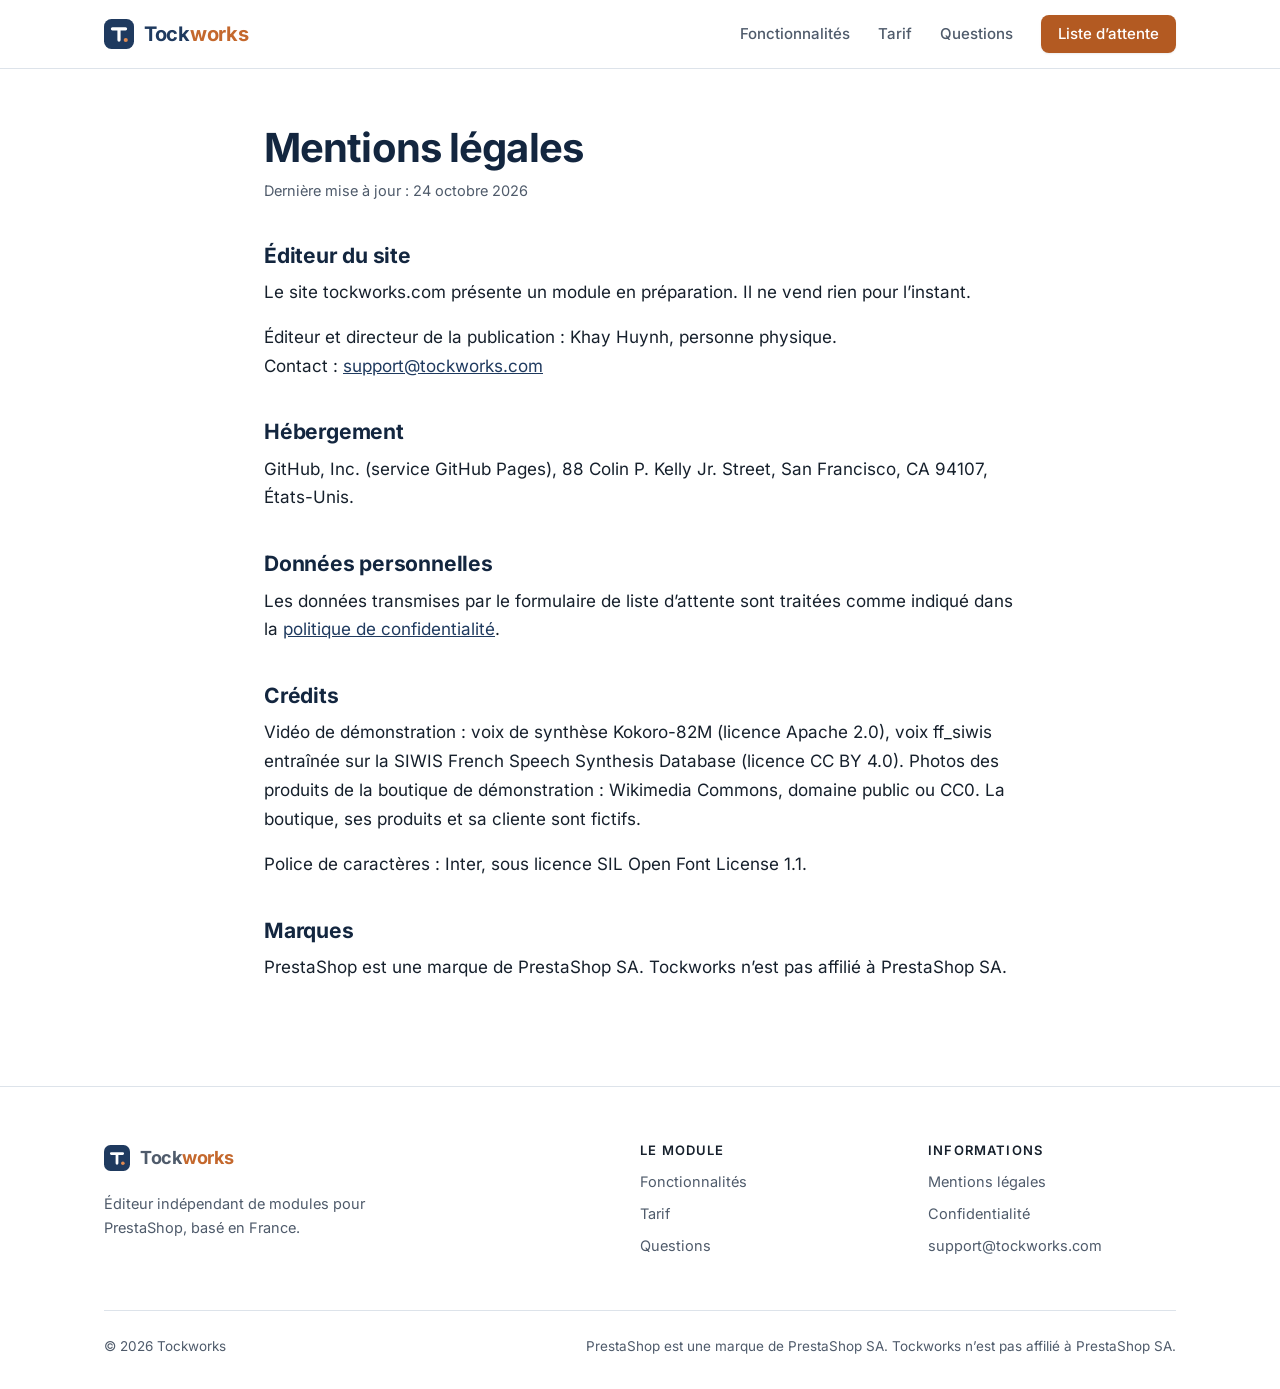
<file: mentions-legales/index.html>
<!DOCTYPE html>
<html lang="fr">
<head>
<meta charset="utf-8">
<meta name="viewport" content="width=device-width, initial-scale=1">
<title>Mentions légales | Tockworks</title>
<meta name="robots" content="noindex">
<meta name="theme-color" content="#1f3a5f">
<link rel="icon" href="/favicon.ico" sizes="32x32">
<link rel="icon" href="/favicon.svg" type="image/svg+xml">
<link rel="apple-touch-icon" href="/apple-touch-icon.png">
<link rel="preload" href="/assets/fonts/inter-latin-wght-normal.woff2" as="font" type="font/woff2" crossorigin>
<link rel="stylesheet" href="/assets/site.css">
</head>
<body>
<a class="skip" href="#contenu">Aller au contenu</a>

<header class="site-header">
  <div class="wrap">
    <a class="brand" href="/" aria-label="Tockworks, accueil">
      <svg viewBox="0 0 32 32" aria-hidden="true" focusable="false"><rect width="32" height="32" rx="8" fill="#1f3a5f"/><path d="M9 10.5h14M16 10.5v12" fill="none" stroke="#fff" stroke-width="3.4" stroke-linecap="round"/><circle cx="23.2" cy="22.4" r="2.2" fill="#e08a52"/></svg>
      <span>Tock<span class="w">works</span></span>
    </a>
    <nav class="nav" aria-label="Navigation principale">
      <a href="/#fonctions">Fonctionnalités</a>
      <a href="/#tarif">Tarif</a>
      <a href="/#questions">Questions</a>
      <a class="btn btn-sm" href="https://docs.google.com/forms/d/e/1FAIpQLSdYsGD5j2iExGxQtLycnqxcgnxGlDIYG2FmVCtNEkZOwZLcVA/viewform">Liste d’attente</a>
    </nav>
  </div>
</header>

<main id="contenu" class="doc">
  <div class="wrap">
    <h1>Mentions légales</h1>
    <p class="updated">Dernière mise à jour&nbsp;: 24 octobre 2026</p>

    <h2>Éditeur du site</h2>
    <p>Le site tockworks.com présente un module en préparation. Il ne vend rien pour l’instant.</p>
    <p>Éditeur et directeur de la publication&nbsp;: Khay Huynh, personne physique.<br>
    Contact&nbsp;: <a href="mailto:support@tockworks.com">support@tockworks.com</a></p>

    <h2>Hébergement</h2>
    <p>GitHub, Inc. (service GitHub Pages), 88 Colin P. Kelly Jr. Street, San Francisco, CA 94107, États-Unis.</p>

    <h2>Données personnelles</h2>
    <p>Les données transmises par le formulaire de liste d’attente sont traitées comme indiqué dans la <a href="/confidentialite/">politique de confidentialité</a>.</p>

    <h2>Crédits</h2>
    <p>Vidéo de démonstration&nbsp;: voix de synthèse Kokoro-82M (licence Apache 2.0), voix ff_siwis entraînée sur la SIWIS French Speech Synthesis Database (licence CC BY 4.0). Photos des produits de la boutique de démonstration&nbsp;: Wikimedia Commons, domaine public ou CC0. La boutique, ses produits et sa cliente sont fictifs.</p>
    <p>Police de caractères&nbsp;: Inter, sous licence SIL Open Font License 1.1.</p>

    <h2>Marques</h2>
    <p>PrestaShop est une marque de PrestaShop SA. Tockworks n’est pas affilié à PrestaShop SA.</p>
  </div>
</main>

<footer class="site-footer">
  <div class="wrap">
    <div class="footer-grid">
      <div>
        <a class="brand" href="/" aria-label="Tockworks, accueil">
          <svg viewBox="0 0 32 32" aria-hidden="true" focusable="false"><rect width="32" height="32" rx="8" fill="#1f3a5f"/><path d="M9 10.5h14M16 10.5v12" fill="none" stroke="#fff" stroke-width="3.4" stroke-linecap="round"/><circle cx="23.2" cy="22.4" r="2.2" fill="#e08a52"/></svg>
          <span>Tock<span class="w">works</span></span>
        </a>
        <p class="about">Éditeur indépendant de modules pour PrestaShop, basé en France.</p>
      </div>
      <div>
        <h2>Le module</h2>
        <ul>
          <li><a href="/#fonctions">Fonctionnalités</a></li>
          <li><a href="/#tarif">Tarif</a></li>
          <li><a href="/#questions">Questions</a></li>
        </ul>
      </div>
      <div>
        <h2>Informations</h2>
        <ul>
          <li><a href="/mentions-legales/" aria-current="page">Mentions légales</a></li>
          <li><a href="/confidentialite/">Confidentialité</a></li>
          <li><a href="mailto:support@tockworks.com">support@tockworks.com</a></li>
        </ul>
      </div>
    </div>
    <div class="footer-bottom">
      <p>© 2026 Tockworks</p>
      <p>PrestaShop est une marque de PrestaShop SA. Tockworks n’est pas affilié à PrestaShop SA.</p>
    </div>
  </div>
</footer>

</body>
</html>
</file>
<file: assets/site.css>
@font-face {
  font-family: "Inter";
  font-style: normal;
  font-weight: 100 900;
  font-display: swap;
  src: url("/assets/fonts/inter-latin-wght-normal.woff2") format("woff2");
}

:root {
  --ink: #16202c;
  --muted: #4f5b6b;
  --brand: #1f3a5f;
  --brand-dark: #13263f;
  --brand-50: #f4f6f9;
  --brand-100: #e6ecf3;
  --accent: #c4682d;
  --accent-strong: #b35a22;
  --accent-hover: #9c4d1c;
  --accent-50: #fbf1e9;
  --line: #dde3ea;
  --white: #ffffff;
  --radius: 14px;
  --shadow-sm: 0 1px 2px rgba(16, 32, 56, 0.06);
  --shadow-lg: 0 28px 56px -20px rgba(16, 32, 56, 0.28), 0 2px 6px rgba(16, 32, 56, 0.06);
  --font: "Inter", -apple-system, BlinkMacSystemFont, "Segoe UI", Roboto, "Helvetica Neue", Arial, sans-serif;
}

*, *::before, *::after { box-sizing: border-box; }
html { -webkit-text-size-adjust: 100%; scroll-behavior: smooth; scroll-padding-top: 84px; }
@media (prefers-reduced-motion: reduce) { html { scroll-behavior: auto; } }

body {
  margin: 0;
  font-family: var(--font);
  font-size: 17px;
  line-height: 1.65;
  color: var(--ink);
  background: var(--white);
  -webkit-font-smoothing: antialiased;
  -moz-osx-font-smoothing: grayscale;
}

h1, h2, h3 { color: var(--brand-dark); font-weight: 700; }
p { margin: 0 0 16px; }
a { color: var(--brand); }
img { max-width: 100%; height: auto; }
.num { font-variant-numeric: tabular-nums; }

.wrap { max-width: 1120px; margin: 0 auto; padding: 0 24px; }
@media (max-width: 600px) { .wrap { padding: 0 16px; } }

.skip { position: absolute; left: -9999px; top: 12px; z-index: 100; background: var(--brand-dark); color: #fff; padding: 10px 16px; border-radius: 8px; }
.skip:focus { left: 16px; }

a:focus-visible, summary:focus-visible, .btn:focus-visible {
  outline: 3px solid rgba(196, 104, 45, 0.5);
  outline-offset: 3px;
  border-radius: 6px;
}

/* En-tête */
.site-header {
  position: sticky;
  top: 0;
  z-index: 50;
  background: rgba(255, 255, 255, 0.92);
  -webkit-backdrop-filter: saturate(180%) blur(10px);
  backdrop-filter: saturate(180%) blur(10px);
  border-bottom: 1px solid var(--line);
}
.site-header .wrap { display: flex; align-items: center; justify-content: space-between; height: 68px; gap: 24px; }
.brand { display: inline-flex; align-items: center; gap: 10px; text-decoration: none; font-weight: 700; font-size: 20px; letter-spacing: -0.015em; color: var(--brand); }
.brand svg { width: 30px; height: 30px; flex: none; }
.brand .w { color: var(--accent); }
.nav { display: flex; align-items: center; gap: 28px; }
.nav a { color: var(--muted); text-decoration: none; font-size: 15px; font-weight: 500; }
.nav a:hover { color: var(--brand); }
.nav a.btn { color: #fff; }
@media (max-width: 760px) { .nav a:not(.btn) { display: none; } }

/* Boutons */
.btn {
  display: inline-flex;
  align-items: center;
  justify-content: center;
  gap: 8px;
  padding: 14px 24px;
  border-radius: 10px;
  border: 1px solid transparent;
  background: var(--accent-strong);
  color: #fff;
  font-weight: 600;
  font-size: 16px;
  line-height: 1.2;
  text-decoration: none;
  box-shadow: 0 1px 2px rgba(0, 0, 0, 0.08);
  transition: background-color 0.15s ease;
}
.btn:hover { background: var(--accent-hover); }
.btn-ghost { background: #fff; color: var(--brand); border-color: var(--line); box-shadow: none; }
.btn-ghost:hover { background: var(--brand-50); }
.btn-sm { padding: 9px 16px; font-size: 14px; border-radius: 8px; }

/* Ouverture */
.hero { padding: 72px 0 88px; background: linear-gradient(180deg, var(--brand-50) 0%, #fff 100%); }
.hero .wrap { display: grid; grid-template-columns: 1.08fr 0.92fr; gap: 56px; align-items: center; }
.eyebrow { display: inline-flex; align-items: center; gap: 8px; margin: 0; padding: 6px 14px; border-radius: 999px; background: #fff; border: 1px solid var(--line); color: var(--brand); font-size: 14px; font-weight: 500; }
.eyebrow .dot { width: 8px; height: 8px; flex: none; border-radius: 50%; background: var(--accent); }
@media (max-width: 480px) { .eyebrow { font-size: 13px; } .hide-sm { display: none; } }
.hero h1 { font-size: clamp(34px, 4.2vw, 47px); line-height: 1.08; letter-spacing: -0.028em; margin: 22px 0 20px; }
.lead { font-size: 19px; color: var(--muted); max-width: 580px; margin: 0 0 32px; }
.actions { display: flex; flex-wrap: wrap; gap: 12px; }
.price-note { margin: 22px 0 0; max-width: 580px; font-size: 14.5px; line-height: 1.55; color: var(--muted); }
.price-note strong { color: var(--ink); font-weight: 600; }
@media (max-width: 900px) {
  .hero { padding: 48px 0 64px; }
  .hero .wrap { grid-template-columns: 1fr; gap: 48px; }
  .hero-visual { max-width: 480px; }
}

/* Carte de calcul */
.calc { position: relative; margin: 0; background: #fff; border: 1px solid var(--line); border-radius: 18px; box-shadow: var(--shadow-lg); padding: 26px; font-size: 15px; }
.calc-tag { position: absolute; top: -14px; left: 24px; background: var(--accent-strong); color: #fff; font-size: 12.5px; font-weight: 600; padding: 6px 12px; border-radius: 999px; box-shadow: var(--shadow-sm); }
.calc-head { display: flex; justify-content: space-between; align-items: center; gap: 12px; margin: 6px 0 16px; }
.calc-label { font-size: 12.5px; font-weight: 600; letter-spacing: 0.08em; text-transform: uppercase; color: var(--muted); }
.pill { font-size: 12.5px; font-weight: 600; color: var(--accent-strong); background: var(--accent-50); border-radius: 999px; padding: 4px 10px; white-space: nowrap; }
.calc-item { display: flex; gap: 14px; align-items: center; padding: 14px; background: var(--brand-50); border-radius: 12px; margin-bottom: 14px; }
.calc-item .thumb { width: 46px; height: 46px; flex: none; border-radius: 10px; background: #fff; border: 1px solid var(--line); display: grid; place-items: center; color: var(--brand); }
.calc-item strong { display: block; color: var(--ink); font-size: 15.5px; font-weight: 600; }
.calc-item small { color: var(--muted); font-size: 13.5px; }
.calc-rows { margin: 0; }
.calc-rows > div { display: flex; justify-content: space-between; align-items: center; gap: 16px; padding: 10px 2px; border-bottom: 1px dashed var(--line); }
.calc-rows dt { color: var(--muted); }
.calc-rows dd { margin: 0; font-variant-numeric: tabular-nums; font-weight: 600; color: var(--ink); white-space: nowrap; }
.calc-rows > div.total { margin-top: 12px; padding: 13px 16px; border: 0; border-radius: 12px; background: var(--brand); }
.calc-rows .total dt { color: #fff; font-weight: 600; line-height: 1.3; }
.calc-rows .total dt small { display: block; color: #c9d4e2; font-weight: 400; font-size: 12.5px; }
.calc-rows .total dd { color: #fff; font-size: 20px; }
.calc-foot { display: flex; gap: 10px; margin: 16px 0 0; font-size: 13.5px; line-height: 1.5; color: var(--muted); }
.calc-foot svg { flex: none; margin-top: 1px; color: var(--accent); }

/* Sections */
.section { padding: 88px 0; }
.section-soft { background: var(--brand-50); }
.section-head { max-width: 700px; margin-bottom: 44px; }
.kicker { margin: 0 0 10px; font-size: 13px; font-weight: 600; letter-spacing: 0.09em; text-transform: uppercase; color: var(--accent-strong); }
h2 { font-size: clamp(28px, 3.3vw, 38px); line-height: 1.15; letter-spacing: -0.022em; margin: 0 0 16px; }
.section-head p:last-child { margin: 0; font-size: 18px; color: var(--muted); }
@media (max-width: 600px) { .section { padding: 64px 0; } .section-head { margin-bottom: 32px; } }

/* Vidéo */
.video-section { padding-top: 72px; }
.video-frame { overflow: hidden; border: 1px solid var(--line); border-radius: 18px; background: var(--brand-dark); box-shadow: var(--shadow-lg); }
.video-frame video { display: block; width: 100%; height: auto; aspect-ratio: 16 / 9; background: var(--brand-dark); }
.video-note { margin: 14px 0 0; font-size: 14px; color: var(--muted); }
@media (max-width: 600px) { .video-section { padding-top: 48px; } .video-frame { border-radius: 12px; } }

/* Comparaison */
.compare { display: grid; grid-template-columns: 1fr 1fr; gap: 20px; max-width: 880px; }
.compare-card { background: #fff; border: 1px solid var(--line); border-radius: var(--radius); padding: 26px 28px; }
.compare-card.is-good { border: 2px solid var(--brand); padding: 25px 27px; }
.compare-card h3 { margin: 0 0 4px; font-size: 16px; color: var(--ink); }
.compare-card .how { margin: 0 0 18px; font-size: 14.5px; color: var(--muted); }
.compare-card .amount { margin: 0; font-size: 42px; font-weight: 700; line-height: 1.05; letter-spacing: -0.02em; font-variant-numeric: tabular-nums; color: var(--muted); }
.compare-card.is-good .amount { color: var(--brand); }
.compare-card .amount small { font-size: 15px; font-weight: 500; letter-spacing: 0; color: var(--muted); }
.compare-notes { max-width: 880px; margin-top: 28px; }
.compare-notes p { color: var(--muted); font-size: 16px; }
.compare-notes p:last-child { margin: 0; }
.compare-notes strong { color: var(--ink); font-weight: 600; }
@media (max-width: 700px) { .compare { grid-template-columns: 1fr; } }

/* Fonctionnalités */
.features { display: grid; grid-template-columns: repeat(3, 1fr); gap: 20px; }
.feature { background: #fff; border: 1px solid var(--line); border-radius: var(--radius); padding: 26px; }
.feature .ico { width: 46px; height: 46px; border-radius: 12px; background: var(--brand-50); color: var(--brand); display: grid; place-items: center; margin-bottom: 18px; }
.feature h3 { margin: 0 0 8px; font-size: 18px; line-height: 1.3; letter-spacing: -0.01em; }
.feature p { margin: 0; color: var(--muted); font-size: 15.5px; line-height: 1.6; }
.feature p.small { margin-top: 10px; font-size: 13.5px; }
@media (max-width: 960px) { .features { grid-template-columns: 1fr 1fr; } }
@media (max-width: 640px) { .features { grid-template-columns: 1fr; } }

/* Pour qui */
.audience { display: grid; grid-template-columns: 1fr 1fr; gap: 56px; align-items: center; }
.audience p.intro { color: var(--muted); font-size: 18px; margin: 0; }
.chips { display: flex; flex-wrap: wrap; gap: 10px; list-style: none; padding: 0; margin: 0; }
.chips li { background: #fff; border: 1px solid var(--line); border-radius: 999px; padding: 9px 16px; font-size: 15px; font-weight: 500; color: var(--ink); }
.callout { display: flex; gap: 12px; margin: 24px 0 0; padding: 16px 18px; border-radius: 12px; background: #fff; border: 1px solid var(--line); font-size: 15px; line-height: 1.55; color: var(--muted); }
.callout svg { flex: none; margin-top: 1px; color: var(--brand); }
@media (max-width: 860px) { .audience { grid-template-columns: 1fr; gap: 32px; } }

/* Tarif */
.pricing { display: grid; grid-template-columns: 1fr 1fr; gap: 64px; align-items: center; }
.pricing .text p { color: var(--muted); font-size: 17px; }
.price-card { background: #fff; border: 1px solid var(--line); border-radius: 18px; box-shadow: var(--shadow-lg); padding: 34px; }
.price-card .offer { display: inline-block; margin: 0 0 20px; padding: 6px 12px; border-radius: 999px; background: var(--accent-50); color: var(--accent-strong); font-weight: 600; font-size: 13.5px; }
.price-card .plan { margin: 0 0 6px; font-weight: 600; color: var(--ink); }
.price { display: flex; align-items: baseline; flex-wrap: wrap; gap: 4px 10px; margin: 0 0 24px; }
.price .amount { font-size: 54px; font-weight: 700; line-height: 1; letter-spacing: -0.03em; color: var(--brand-dark); }
.price .unit { color: var(--muted); font-size: 16px; }
.checks { list-style: none; padding: 0; margin: 0 0 28px; }
.checks li { position: relative; padding-left: 32px; margin: 12px 0; font-size: 15.5px; line-height: 1.5; }
.checks li::before {
  content: "";
  position: absolute;
  left: 0;
  top: 2px;
  width: 20px;
  height: 20px;
  border-radius: 50%;
  background: var(--brand) url("data:image/svg+xml,%3Csvg xmlns='http://www.w3.org/2000/svg' viewBox='0 0 20 20'%3E%3Cpath d='M6 10.4l2.6 2.6L14.2 7.4' fill='none' stroke='%23fff' stroke-width='2.2' stroke-linecap='round' stroke-linejoin='round'/%3E%3C/svg%3E") center / 20px no-repeat;
}
.price-card .btn { width: 100%; }
@media (max-width: 860px) { .pricing { grid-template-columns: 1fr; gap: 36px; } .price-card { padding: 28px 24px; } }

/* Questions */
.faq { max-width: 820px; border-top: 1px solid var(--line); }
.faq details { border-bottom: 1px solid var(--line); }
.faq summary { position: relative; list-style: none; cursor: pointer; padding: 22px 44px 22px 0; font-weight: 600; font-size: 17px; color: var(--brand-dark); }
.faq summary::-webkit-details-marker { display: none; }
.faq summary::after {
  content: "";
  position: absolute;
  right: 8px;
  top: 50%;
  width: 9px;
  height: 9px;
  border-right: 2px solid var(--muted);
  border-bottom: 2px solid var(--muted);
  transform: translateY(-70%) rotate(45deg);
  transition: transform 0.2s ease;
}
.faq details[open] summary::after { transform: translateY(-25%) rotate(-135deg); }
.faq details p { margin: -4px 0 22px; max-width: 740px; color: var(--muted); }

/* Appel final */
.cta-band { padding: 84px 0; text-align: center; color: #fff; background: radial-gradient(1200px 400px at 50% -20%, #2a4b77 0%, var(--brand-dark) 60%); }
.cta-band h2 { color: #fff; }
.cta-band p { margin: 0 auto 30px; max-width: 560px; font-size: 18px; color: #c9d4e2; }

/* Pied de page */
.site-footer { padding: 56px 0 32px; border-top: 1px solid var(--line); font-size: 14.5px; color: var(--muted); }
.footer-grid { display: grid; grid-template-columns: 2fr 1fr 1fr; gap: 40px; }
.footer-grid .about { max-width: 340px; margin: 14px 0 0; }
.site-footer h2 { margin: 0 0 12px; font-size: 13px; font-weight: 600; letter-spacing: 0.09em; text-transform: uppercase; color: var(--ink); }
.site-footer ul { list-style: none; padding: 0; margin: 0; }
.site-footer li { margin: 8px 0; }
.site-footer a { color: var(--muted); text-decoration: none; }
.site-footer a:hover { color: var(--brand); text-decoration: underline; }
.site-footer .brand { font-size: 18px; }
.site-footer .brand svg { width: 26px; height: 26px; }
.footer-bottom { display: flex; flex-wrap: wrap; justify-content: space-between; gap: 8px 24px; margin-top: 44px; padding-top: 24px; border-top: 1px solid var(--line); font-size: 13.5px; }
.footer-bottom p { margin: 0; }
@media (max-width: 760px) {
  .footer-grid { grid-template-columns: 1fr 1fr; gap: 32px; }
  .footer-grid > :first-child { grid-column: 1 / -1; }
}

/* Pages de texte (mentions légales, confidentialité, erreur) */
.doc { padding: 56px 0 88px; }
.doc .wrap { max-width: 800px; }
.doc h1 { font-size: clamp(30px, 4vw, 40px); line-height: 1.15; letter-spacing: -0.022em; margin: 0 0 8px; }
.doc .updated { margin: 0 0 32px; color: var(--muted); font-size: 14.5px; }
.doc h2 { font-size: 21px; letter-spacing: -0.01em; margin: 40px 0 10px; }
.doc p, .doc li { line-height: 1.7; }
.doc ul { padding-left: 22px; margin: 0 0 16px; }
.doc li { margin: 6px 0; }
.summary-box { padding: 20px 22px; border-radius: 14px; background: var(--brand-50); border: 1px solid var(--line); }
.summary-box p:last-child { margin: 0; }
.doc .center { text-align: center; padding: 48px 0; }
</file>
